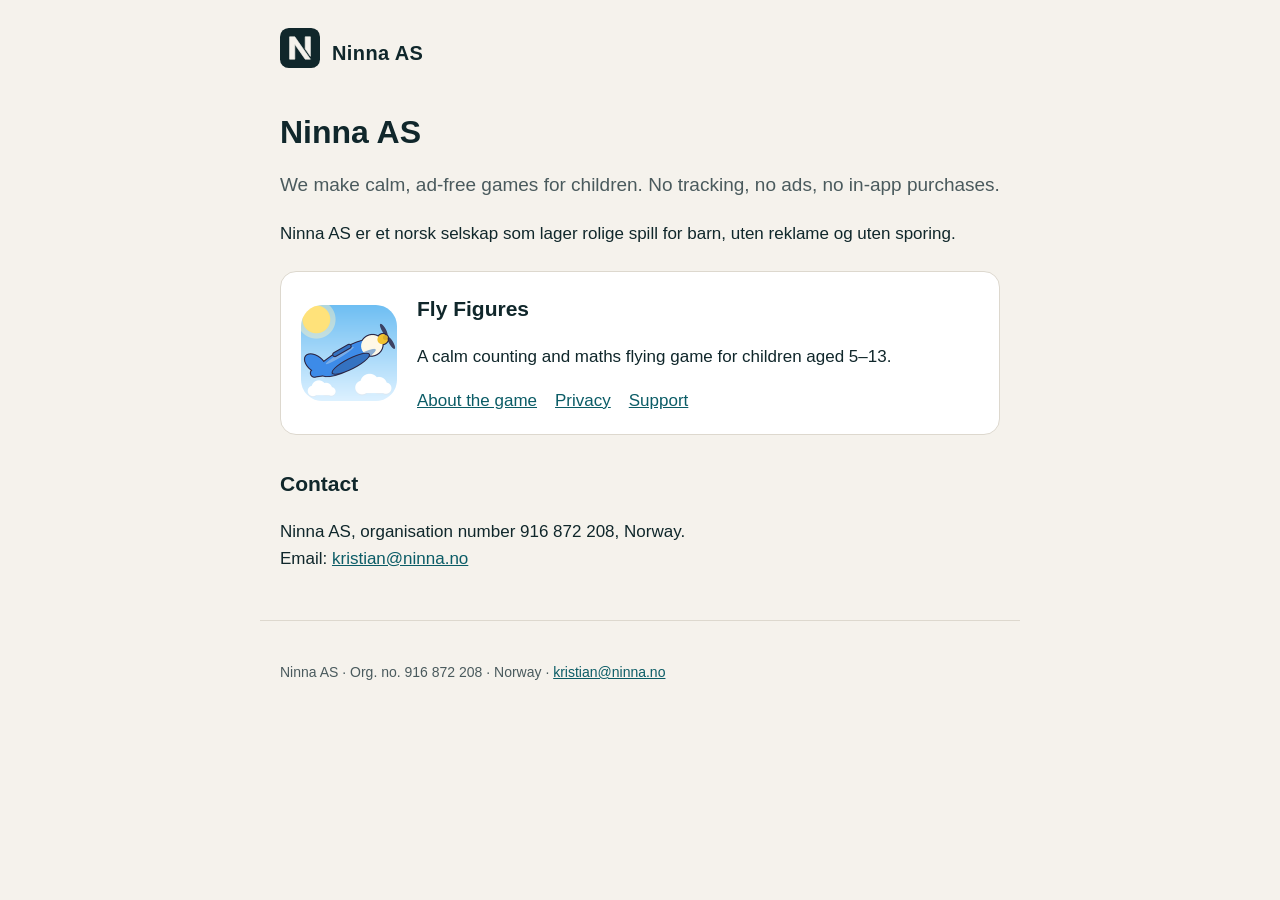
<file: index.html>
<!doctype html><html lang="en"><head><meta charset="utf-8"><meta name="viewport" content="width=device-width,initial-scale=1"><link rel="icon" href="/favicon.ico"><link rel="apple-touch-icon" href="/apple-touch-icon.png"><link rel="stylesheet" href="/style.css"><title>Ninna AS</title><meta name="description" content="Ninna AS makes calm, ad-free games for children."></head><body>
<header><a href="/"><img src="/img/ninna-ikon.svg" alt=""></a><a href="/">Ninna AS</a></header>
<main>
<h1>Ninna AS</h1>
<p class="lede">We make calm, ad-free games for children. No tracking, no ads, no in-app purchases.</p>
<p lang="no">Ninna AS er et norsk selskap som lager rolige spill for barn, uten reklame og uten sporing.</p>
<div class="kort"><img src="/img/fly-figures-192.png" alt="Fly Figures app icon"><div><h2>Fly Figures</h2><p>A calm counting and maths flying game for children aged 5–13.</p><nav class="under"><a href="/fly-figures/">About the game</a><a href="/fly-figures/privacy/">Privacy</a><a href="/fly-figures/support/">Support</a></nav></div></div>
<h2>Contact</h2>
<p>Ninna AS, organisation number 916 872 208, Norway.<br>Email: <a href="mailto:kristian@ninna.no">kristian@ninna.no</a></p>
</main>
<footer>Ninna AS · Org. no. 916 872 208 · Norway · <a href="mailto:kristian@ninna.no">kristian@ninna.no</a></footer>
</body></html>
</file>
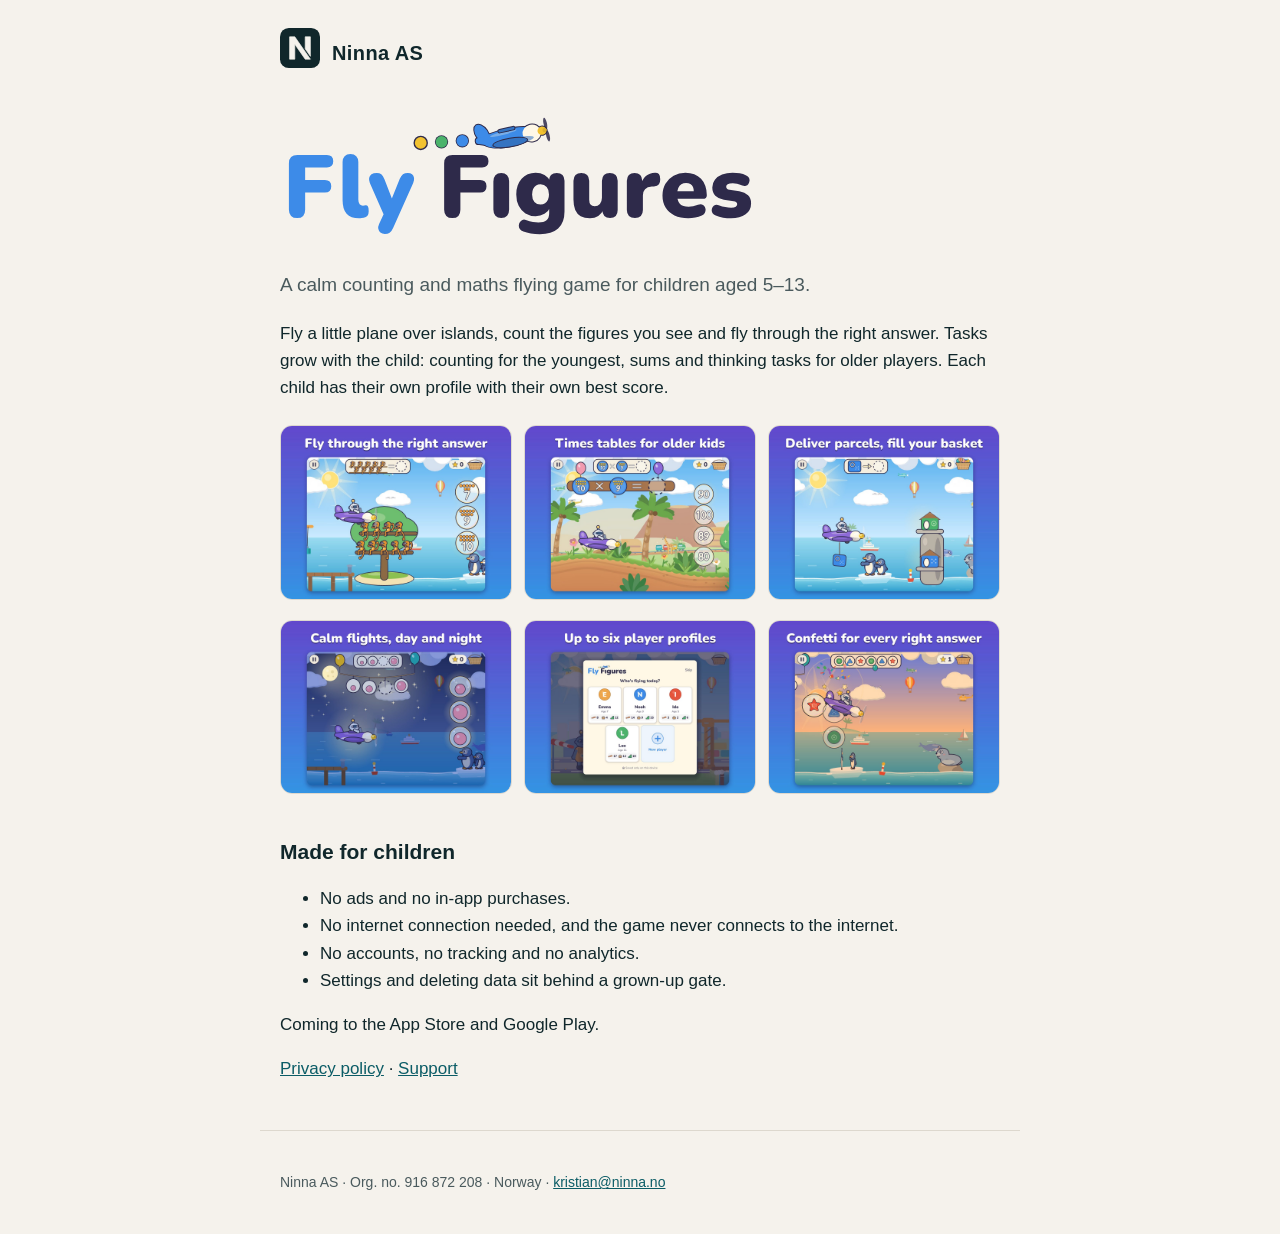
<file: fly-figures/index.html>
<!doctype html><html lang="en"><head><meta charset="utf-8"><meta name="viewport" content="width=device-width,initial-scale=1"><link rel="icon" href="/favicon.ico"><link rel="apple-touch-icon" href="/apple-touch-icon.png"><link rel="stylesheet" href="/style.css"><title>Fly Figures</title><meta name="description" content="Fly Figures: a calm counting and maths flying game for children aged 5–13. No ads, no tracking, works offline."></head><body>
<header><a href="/"><img src="/img/ninna-ikon.svg" alt=""></a><a href="/">Ninna AS</a></header>
<main>
<div class="app-topp"><picture><source srcset="/img/logo/fly-figures-kveld.svg" media="(prefers-color-scheme: dark)"><img class="logo" src="/img/logo/fly-figures-lys.svg" alt="Fly Figures" width="480"></picture></div>
<h1 class="skjult">Fly Figures</h1>
<p class="lede">A calm counting and maths flying game for children aged 5–13.</p>
<p>Fly a little plane over islands, count the figures you see and fly through the right answer. Tasks grow with the child: counting for the youngest, sums and thinking tasks for older players. Each child has their own profile with their own best score.</p>
<div class="galleri">
<a href="/img/skjermbilder/01.jpg"><img src="/img/skjermbilder/01.jpg" alt="Counting monkeys in a tree and flying through the right answer" loading="lazy" width="1200" height="900"></a>
<a href="/img/skjermbilder/02.jpg"><img src="/img/skjermbilder/02.jpg" alt="A times-table task for older children" loading="lazy" width="1200" height="900"></a>
<a href="/img/skjermbilder/03.jpg"><img src="/img/skjermbilder/03.jpg" alt="Delivering a parcel to the house with the same colour" loading="lazy" width="1200" height="900"></a>
<a href="/img/skjermbilder/04.jpg"><img src="/img/skjermbilder/04.jpg" alt="A calm night flight with a sorting task" loading="lazy" width="1200" height="900"></a>
<a href="/img/skjermbilder/05.jpg"><img src="/img/skjermbilder/05.jpg" alt="Player profiles with personal best scores" loading="lazy" width="1200" height="900"></a>
<a href="/img/skjermbilder/06.jpg"><img src="/img/skjermbilder/06.jpg" alt="Confetti after a right answer at sunset" loading="lazy" width="1200" height="900"></a>
</div>
<h2>Made for children</h2>
<ul>
<li>No ads and no in-app purchases.</li>
<li>No internet connection needed, and the game never connects to the internet.</li>
<li>No accounts, no tracking and no analytics.</li>
<li>Settings and deleting data sit behind a grown-up gate.</li>
</ul>
<p>Coming to the App Store and Google Play.</p>
<p><a href="/fly-figures/privacy/">Privacy policy</a> · <a href="/fly-figures/support/">Support</a></p>
</main>
<footer>Ninna AS · Org. no. 916 872 208 · Norway · <a href="mailto:kristian@ninna.no">kristian@ninna.no</a></footer>
</body></html>
</file>
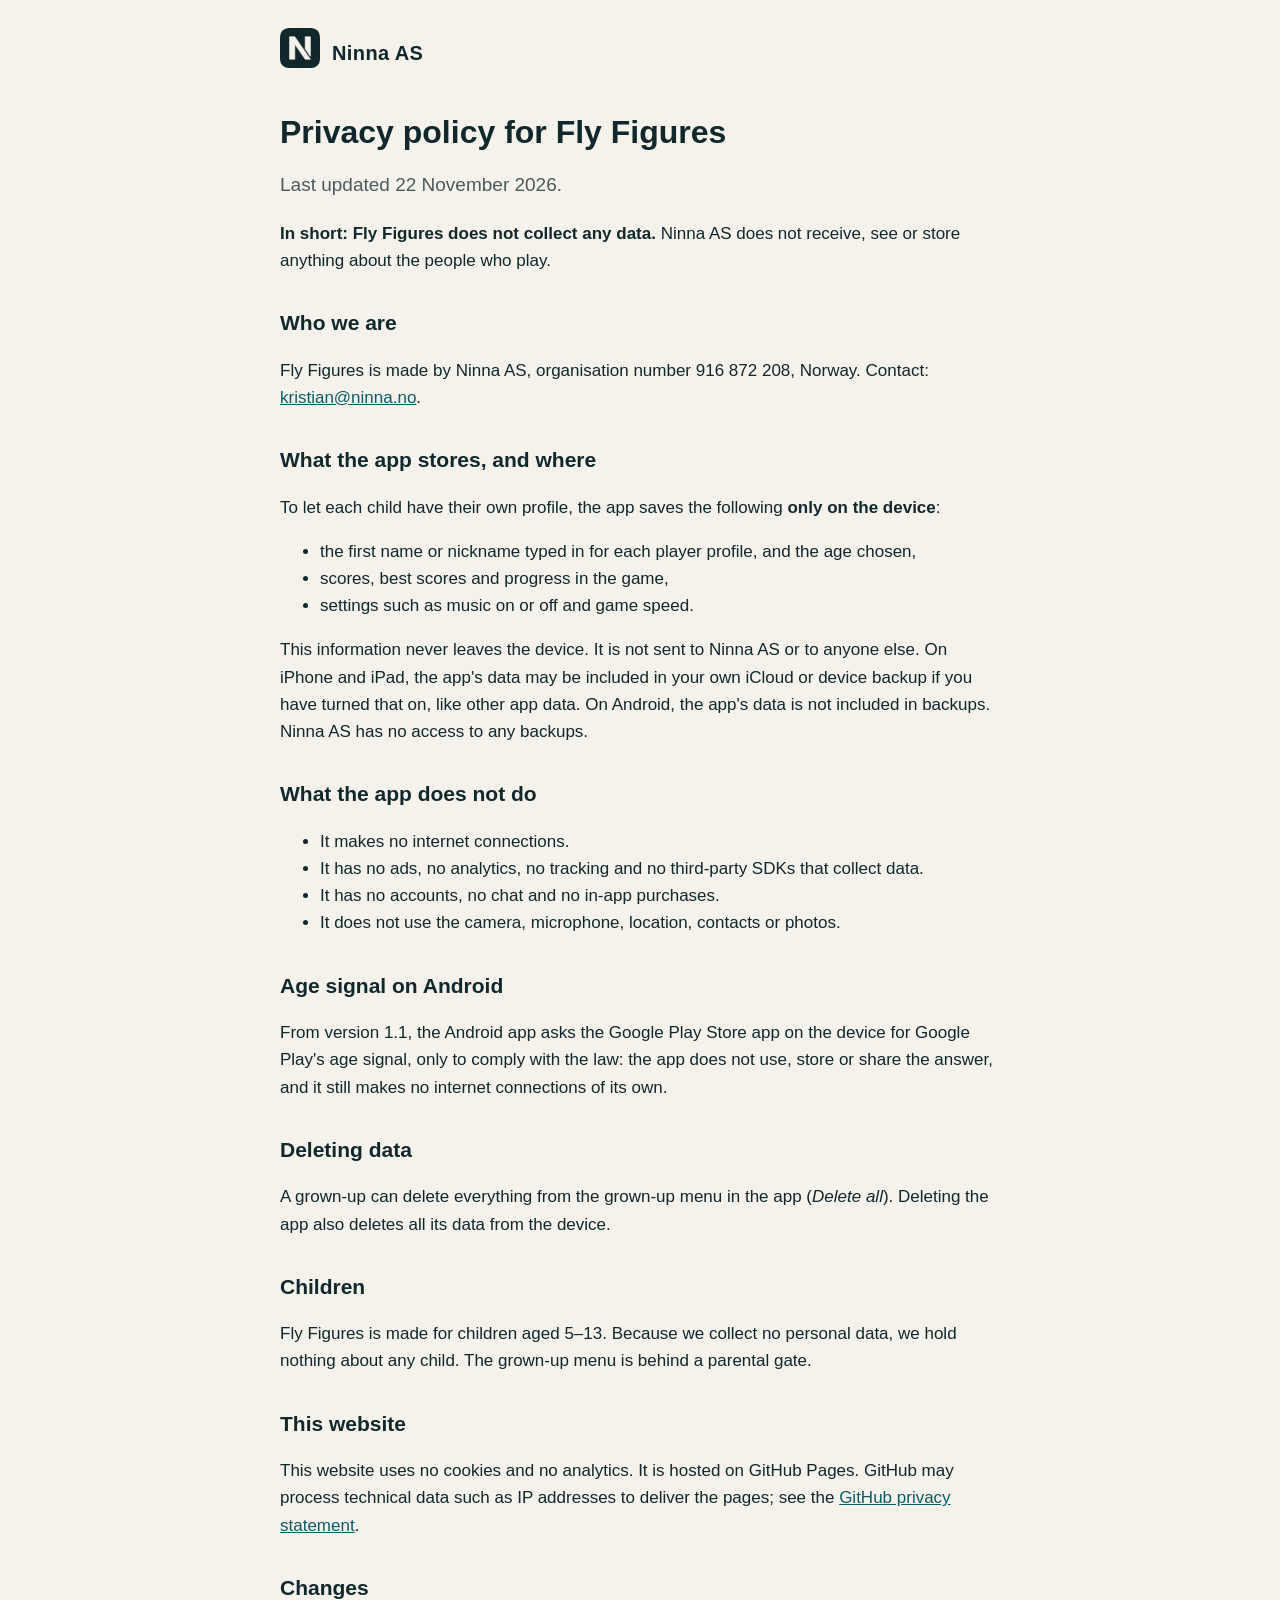
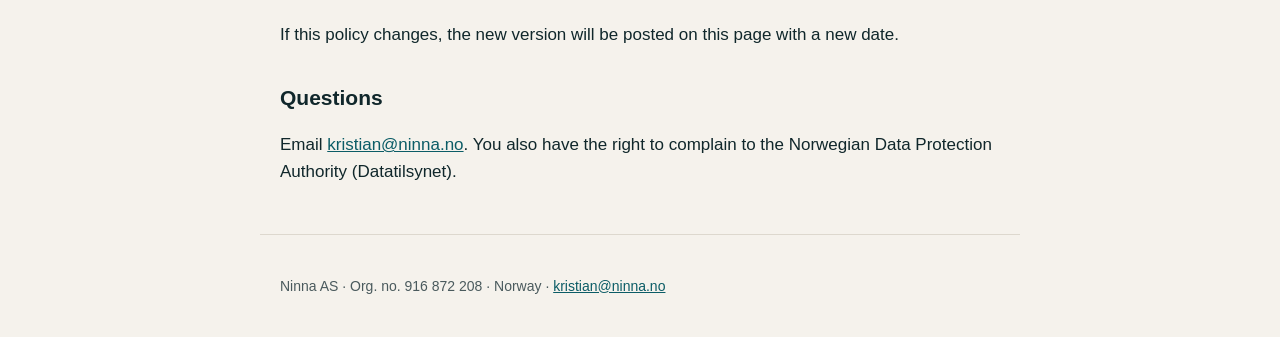
<file: fly-figures/privacy/index.html>
<!doctype html><html lang="en"><head><meta charset="utf-8"><meta name="viewport" content="width=device-width,initial-scale=1"><link rel="icon" href="/favicon.ico"><link rel="apple-touch-icon" href="/apple-touch-icon.png"><link rel="stylesheet" href="/style.css"><title>Fly Figures privacy policy</title><meta name="description" content="Privacy policy for Fly Figures by Ninna AS."></head><body>
<header><a href="/"><img src="/img/ninna-ikon.svg" alt=""></a><a href="/">Ninna AS</a></header>
<main>
<h1>Privacy policy for Fly Figures</h1>
<p class="lede">Last updated 22 November 2026.</p>
<p><strong>In short: Fly Figures does not collect any data.</strong> Ninna AS does not receive, see or store anything about the people who play.</p>
<h2>Who we are</h2>
<p>Fly Figures is made by Ninna AS, organisation number 916 872 208, Norway. Contact: <a href="mailto:kristian@ninna.no">kristian@ninna.no</a>.</p>
<h2>What the app stores, and where</h2>
<p>To let each child have their own profile, the app saves the following <strong>only on the device</strong>:</p>
<ul>
<li>the first name or nickname typed in for each player profile, and the age chosen,</li>
<li>scores, best scores and progress in the game,</li>
<li>settings such as music on or off and game speed.</li>
</ul>
<p>This information never leaves the device. It is not sent to Ninna AS or to anyone else. On iPhone and iPad, the app's data may be included in your own iCloud or device backup if you have turned that on, like other app data. On Android, the app's data is not included in backups. Ninna AS has no access to any backups.</p>
<h2>What the app does not do</h2>
<ul>
<li>It makes no internet connections.</li>
<li>It has no ads, no analytics, no tracking and no third-party SDKs that collect data.</li>
<li>It has no accounts, no chat and no in-app purchases.</li>
<li>It does not use the camera, microphone, location, contacts or photos.</li>
</ul>
<h2>Age signal on Android</h2>
<p>From version 1.1, the Android app asks the Google Play Store app on the device for Google Play's age signal, only to comply with the law: the app does not use, store or share the answer, and it still makes no internet connections of its own.</p>
<h2>Deleting data</h2>
<p>A grown-up can delete everything from the grown-up menu in the app (<em>Delete all</em>). Deleting the app also deletes all its data from the device.</p>
<h2>Children</h2>
<p>Fly Figures is made for children aged 5–13. Because we collect no personal data, we hold nothing about any child. The grown-up menu is behind a parental gate.</p>
<h2>This website</h2>
<p>This website uses no cookies and no analytics. It is hosted on GitHub Pages. GitHub may process technical data such as IP addresses to deliver the pages; see the <a href="https://docs.github.com/en/site-policy/privacy-policies/github-general-privacy-statement">GitHub privacy statement</a>.</p>
<h2>Changes</h2>
<p>If this policy changes, the new version will be posted on this page with a new date.</p>
<h2>Questions</h2>
<p>Email <a href="mailto:kristian@ninna.no">kristian@ninna.no</a>. You also have the right to complain to the Norwegian Data Protection Authority (Datatilsynet).</p>
</main>
<footer>Ninna AS · Org. no. 916 872 208 · Norway · <a href="mailto:kristian@ninna.no">kristian@ninna.no</a></footer>
</body></html>
</file>
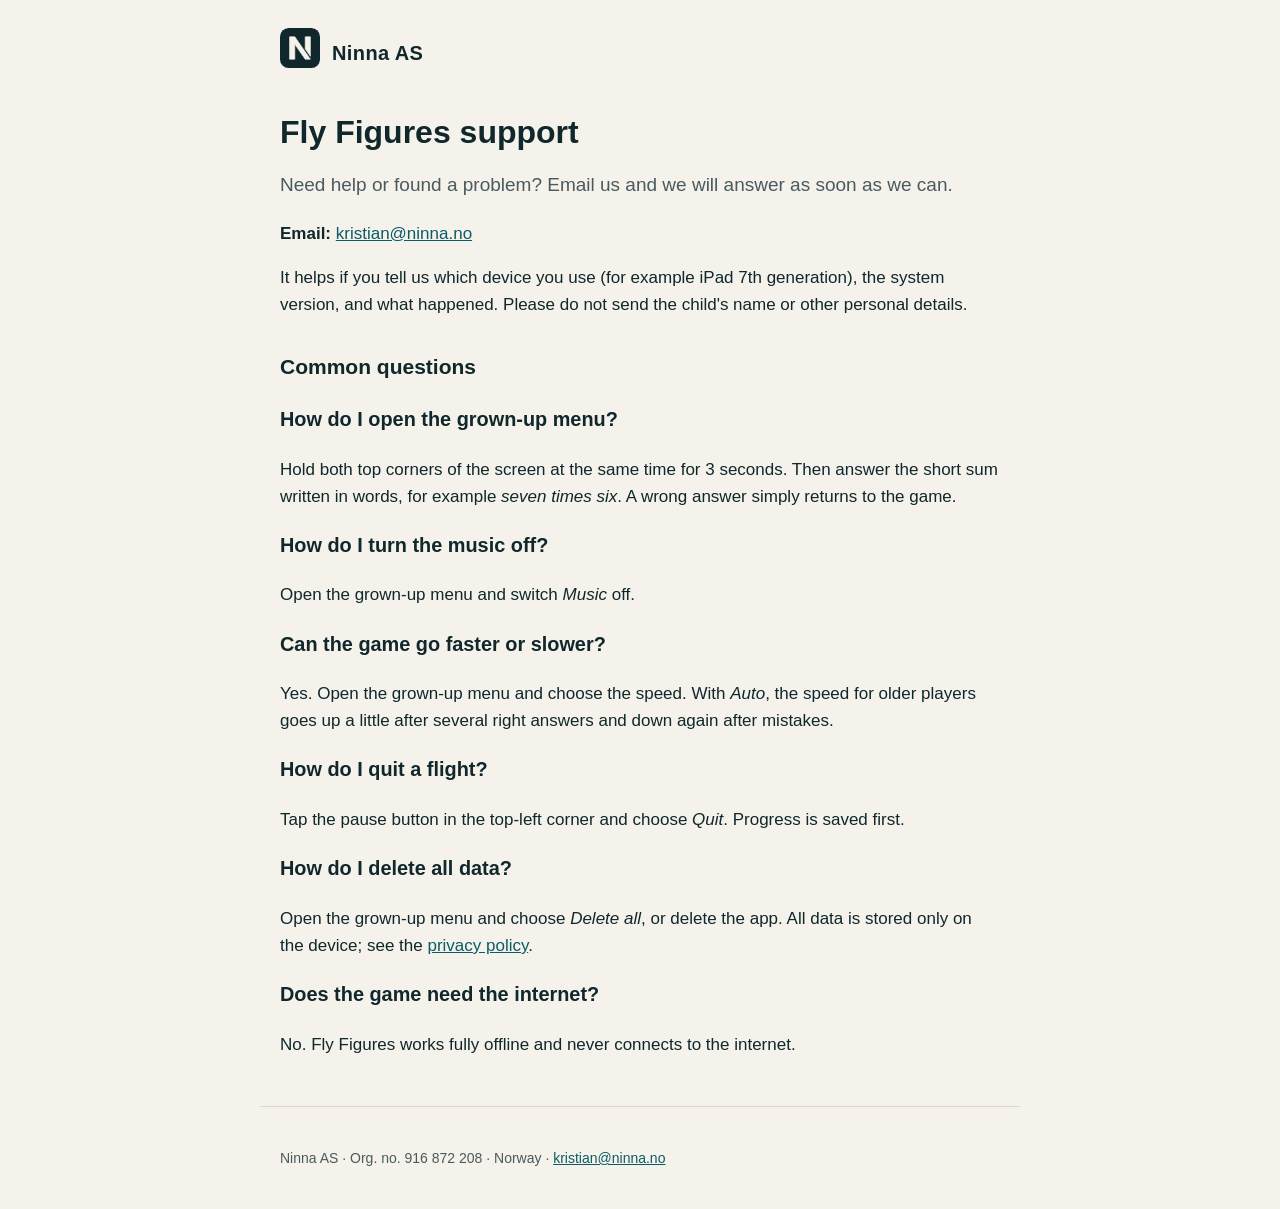
<file: fly-figures/support/index.html>
<!doctype html><html lang="en"><head><meta charset="utf-8"><meta name="viewport" content="width=device-width,initial-scale=1"><link rel="icon" href="/favicon.ico"><link rel="apple-touch-icon" href="/apple-touch-icon.png"><link rel="stylesheet" href="/style.css"><title>Fly Figures support</title><meta name="description" content="Help and contact for Fly Figures by Ninna AS."></head><body>
<header><a href="/"><img src="/img/ninna-ikon.svg" alt=""></a><a href="/">Ninna AS</a></header>
<main>
<h1>Fly Figures support</h1>
<p class="lede">Need help or found a problem? Email us and we will answer as soon as we can.</p>
<p><strong>Email:</strong> <a href="mailto:kristian@ninna.no?subject=Fly%20Figures%20support">kristian@ninna.no</a></p>
<p>It helps if you tell us which device you use (for example iPad 7th generation), the system version, and what happened. Please do not send the child's name or other personal details.</p>
<h2>Common questions</h2>
<h3>How do I open the grown-up menu?</h3>
<p>Hold both top corners of the screen at the same time for 3 seconds. Then answer the short sum written in words, for example <em>seven times six</em>. A wrong answer simply returns to the game.</p>
<h3>How do I turn the music off?</h3>
<p>Open the grown-up menu and switch <em>Music</em> off.</p>
<h3>Can the game go faster or slower?</h3>
<p>Yes. Open the grown-up menu and choose the speed. With <em>Auto</em>, the speed for older players goes up a little after several right answers and down again after mistakes.</p>
<h3>How do I quit a flight?</h3>
<p>Tap the pause button in the top-left corner and choose <em>Quit</em>. Progress is saved first.</p>
<h3>How do I delete all data?</h3>
<p>Open the grown-up menu and choose <em>Delete all</em>, or delete the app. All data is stored only on the device; see the <a href="/fly-figures/privacy/">privacy policy</a>.</p>
<h3>Does the game need the internet?</h3>
<p>No. Fly Figures works fully offline and never connects to the internet.</p>
</main>
<footer>Ninna AS · Org. no. 916 872 208 · Norway · <a href="mailto:kristian@ninna.no">kristian@ninna.no</a></footer>
</body></html>
</file>
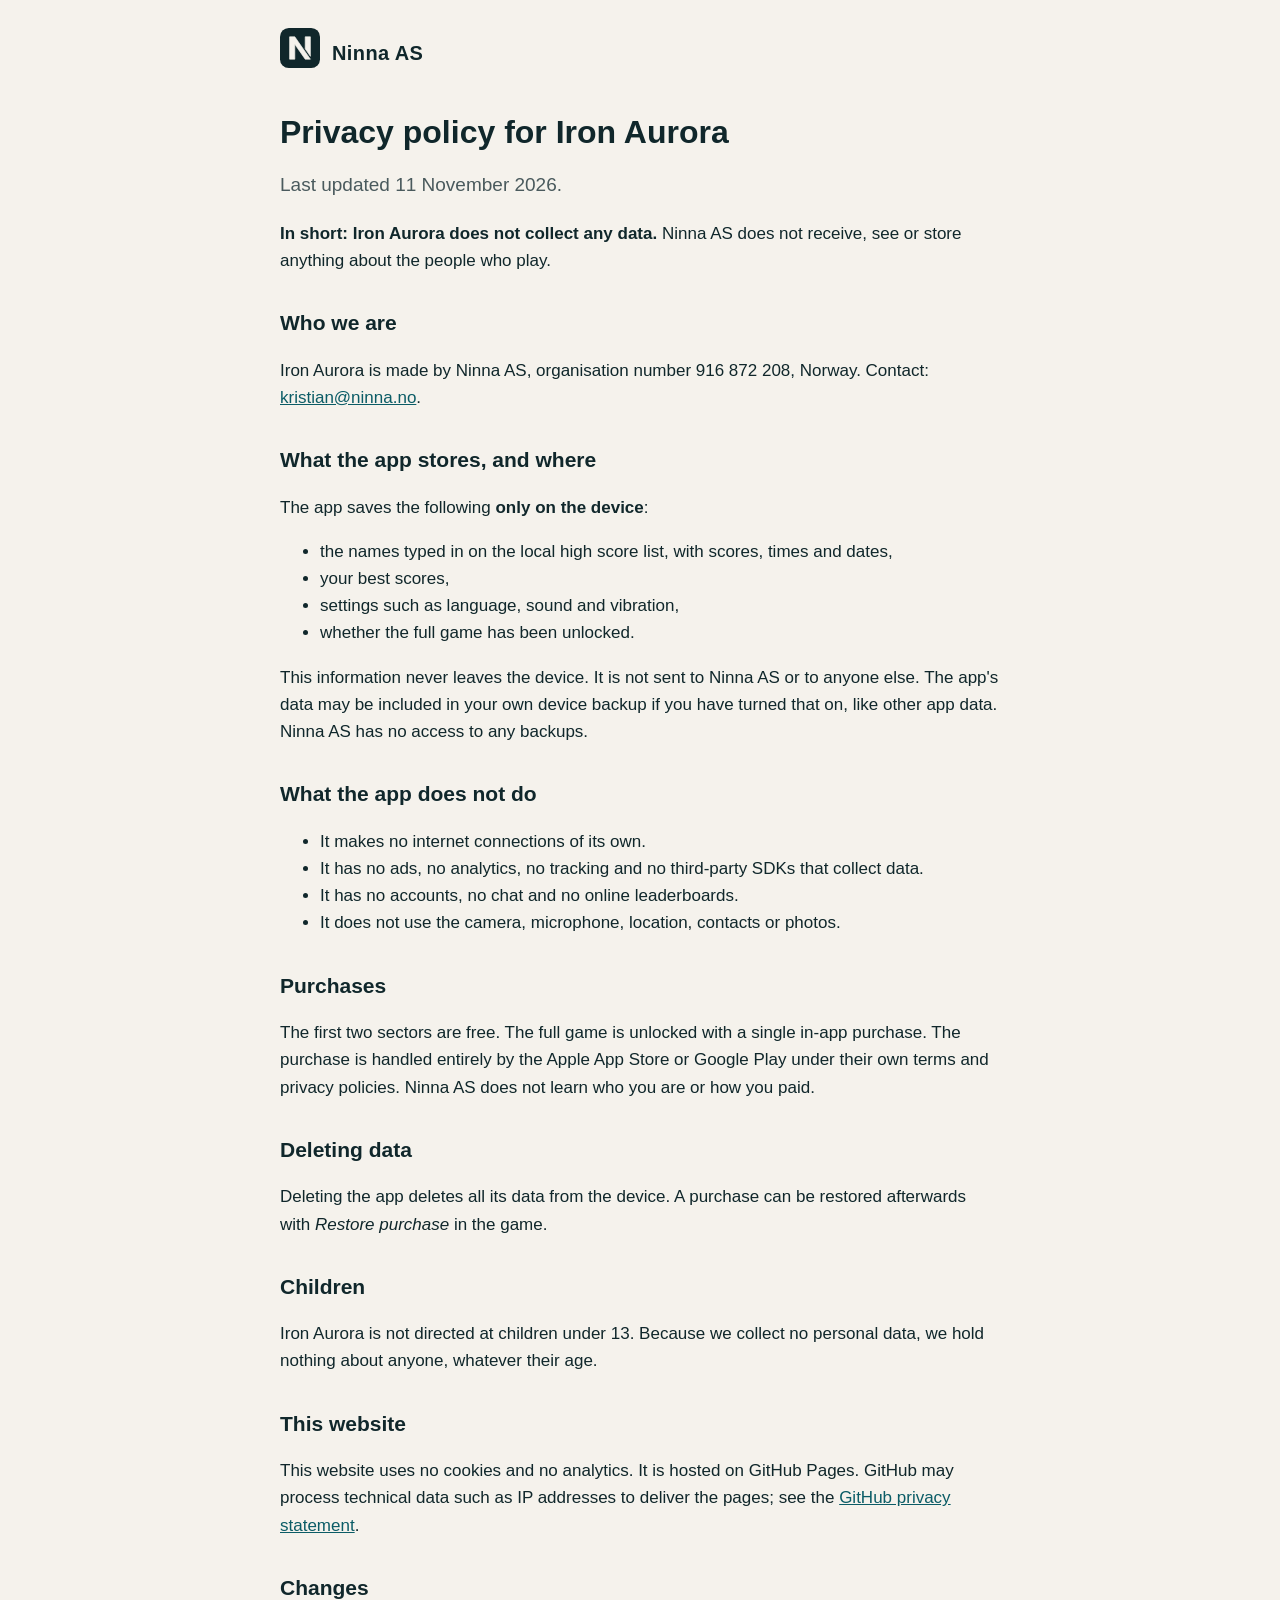
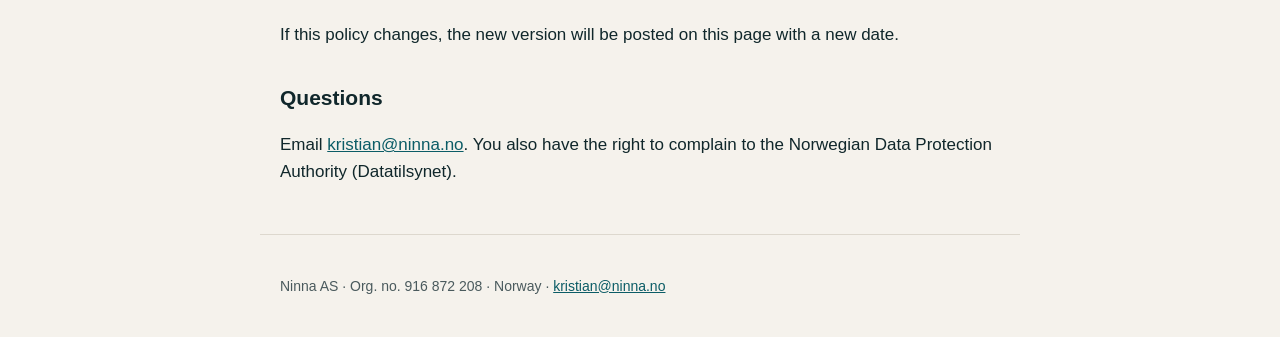
<file: iron-aurora/privacy/index.html>
<!doctype html><html lang="en"><head><meta charset="utf-8"><meta name="viewport" content="width=device-width,initial-scale=1"><link rel="icon" href="/favicon.ico"><link rel="apple-touch-icon" href="/apple-touch-icon.png"><link rel="stylesheet" href="/style.css"><title>Iron Aurora privacy policy</title><meta name="description" content="Privacy policy for Iron Aurora by Ninna AS."></head><body>
<header><a href="/"><img src="/img/ninna-ikon.svg" alt=""></a><a href="/">Ninna AS</a></header>
<main>
<h1>Privacy policy for Iron Aurora</h1>
<p class="lede">Last updated 11 November 2026.</p>
<p><strong>In short: Iron Aurora does not collect any data.</strong> Ninna AS does not receive, see or store anything about the people who play.</p>
<h2>Who we are</h2>
<p>Iron Aurora is made by Ninna AS, organisation number 916 872 208, Norway. Contact: <a href="mailto:kristian@ninna.no">kristian@ninna.no</a>.</p>
<h2>What the app stores, and where</h2>
<p>The app saves the following <strong>only on the device</strong>:</p>
<ul>
<li>the names typed in on the local high score list, with scores, times and dates,</li>
<li>your best scores,</li>
<li>settings such as language, sound and vibration,</li>
<li>whether the full game has been unlocked.</li>
</ul>
<p>This information never leaves the device. It is not sent to Ninna AS or to anyone else. The app's data may be included in your own device backup if you have turned that on, like other app data. Ninna AS has no access to any backups.</p>
<h2>What the app does not do</h2>
<ul>
<li>It makes no internet connections of its own.</li>
<li>It has no ads, no analytics, no tracking and no third-party SDKs that collect data.</li>
<li>It has no accounts, no chat and no online leaderboards.</li>
<li>It does not use the camera, microphone, location, contacts or photos.</li>
</ul>
<h2>Purchases</h2>
<p>The first two sectors are free. The full game is unlocked with a single in-app purchase. The purchase is handled entirely by the Apple App Store or Google Play under their own terms and privacy policies. Ninna AS does not learn who you are or how you paid.</p>
<h2>Deleting data</h2>
<p>Deleting the app deletes all its data from the device. A purchase can be restored afterwards with <em>Restore purchase</em> in the game.</p>
<h2>Children</h2>
<p>Iron Aurora is not directed at children under 13. Because we collect no personal data, we hold nothing about anyone, whatever their age.</p>
<h2>This website</h2>
<p>This website uses no cookies and no analytics. It is hosted on GitHub Pages. GitHub may process technical data such as IP addresses to deliver the pages; see the <a href="https://docs.github.com/en/site-policy/privacy-policies/github-general-privacy-statement">GitHub privacy statement</a>.</p>
<h2>Changes</h2>
<p>If this policy changes, the new version will be posted on this page with a new date.</p>
<h2>Questions</h2>
<p>Email <a href="mailto:kristian@ninna.no">kristian@ninna.no</a>. You also have the right to complain to the Norwegian Data Protection Authority (Datatilsynet).</p>
</main>
<footer>Ninna AS · Org. no. 916 872 208 · Norway · <a href="mailto:kristian@ninna.no">kristian@ninna.no</a></footer>
</body></html>
</file>
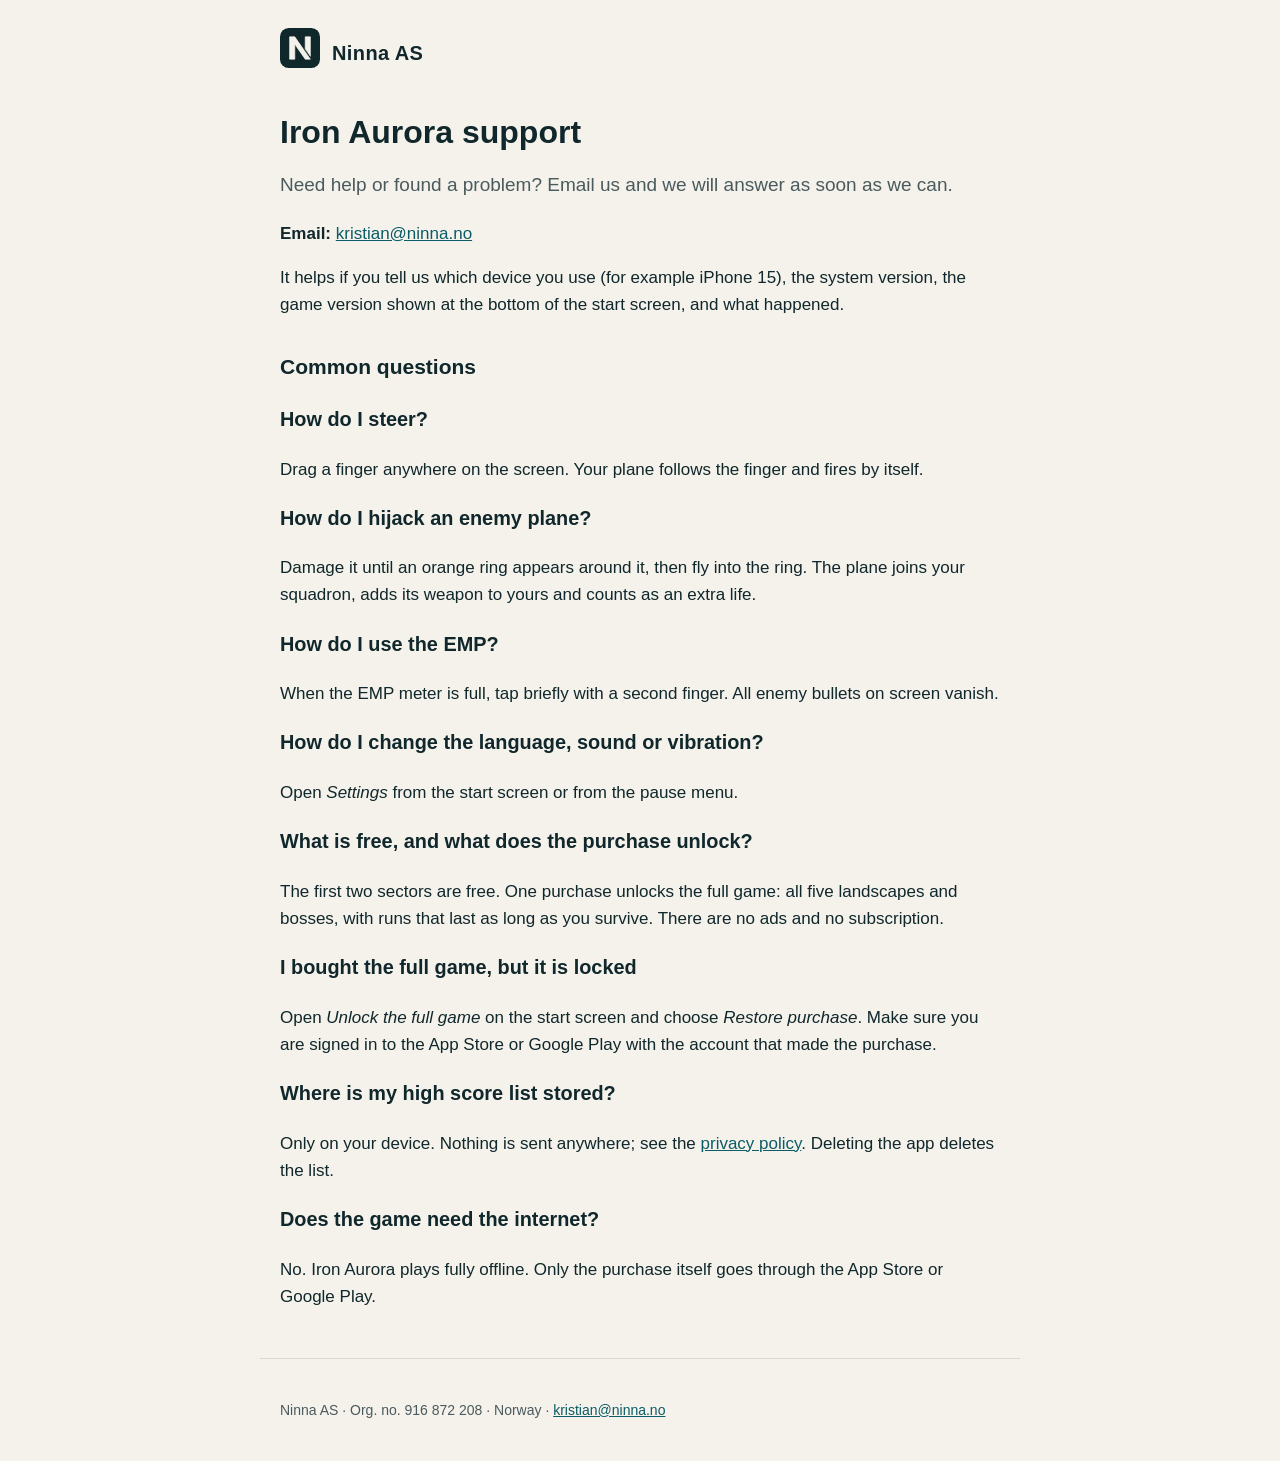
<file: iron-aurora/support/index.html>
<!doctype html><html lang="en"><head><meta charset="utf-8"><meta name="viewport" content="width=device-width,initial-scale=1"><link rel="icon" href="/favicon.ico"><link rel="apple-touch-icon" href="/apple-touch-icon.png"><link rel="stylesheet" href="/style.css"><title>Iron Aurora support</title><meta name="description" content="Help and contact for Iron Aurora by Ninna AS."></head><body>
<header><a href="/"><img src="/img/ninna-ikon.svg" alt=""></a><a href="/">Ninna AS</a></header>
<main>
<h1>Iron Aurora support</h1>
<p class="lede">Need help or found a problem? Email us and we will answer as soon as we can.</p>
<p><strong>Email:</strong> <a href="mailto:kristian@ninna.no?subject=Iron%20Aurora%20support">kristian@ninna.no</a></p>
<p>It helps if you tell us which device you use (for example iPhone 15), the system version, the game version shown at the bottom of the start screen, and what happened.</p>
<h2>Common questions</h2>
<h3>How do I steer?</h3>
<p>Drag a finger anywhere on the screen. Your plane follows the finger and fires by itself.</p>
<h3>How do I hijack an enemy plane?</h3>
<p>Damage it until an orange ring appears around it, then fly into the ring. The plane joins your squadron, adds its weapon to yours and counts as an extra life.</p>
<h3>How do I use the EMP?</h3>
<p>When the EMP meter is full, tap briefly with a second finger. All enemy bullets on screen vanish.</p>
<h3>How do I change the language, sound or vibration?</h3>
<p>Open <em>Settings</em> from the start screen or from the pause menu.</p>
<h3>What is free, and what does the purchase unlock?</h3>
<p>The first two sectors are free. One purchase unlocks the full game: all five landscapes and bosses, with runs that last as long as you survive. There are no ads and no subscription.</p>
<h3>I bought the full game, but it is locked</h3>
<p>Open <em>Unlock the full game</em> on the start screen and choose <em>Restore purchase</em>. Make sure you are signed in to the App Store or Google Play with the account that made the purchase.</p>
<h3>Where is my high score list stored?</h3>
<p>Only on your device. Nothing is sent anywhere; see the <a href="/iron-aurora/privacy/">privacy policy</a>. Deleting the app deletes the list.</p>
<h3>Does the game need the internet?</h3>
<p>No. Iron Aurora plays fully offline. Only the purchase itself goes through the App Store or Google Play.</p>
</main>
<footer>Ninna AS · Org. no. 916 872 208 · Norway · <a href="mailto:kristian@ninna.no">kristian@ninna.no</a></footer>
</body></html>
</file>
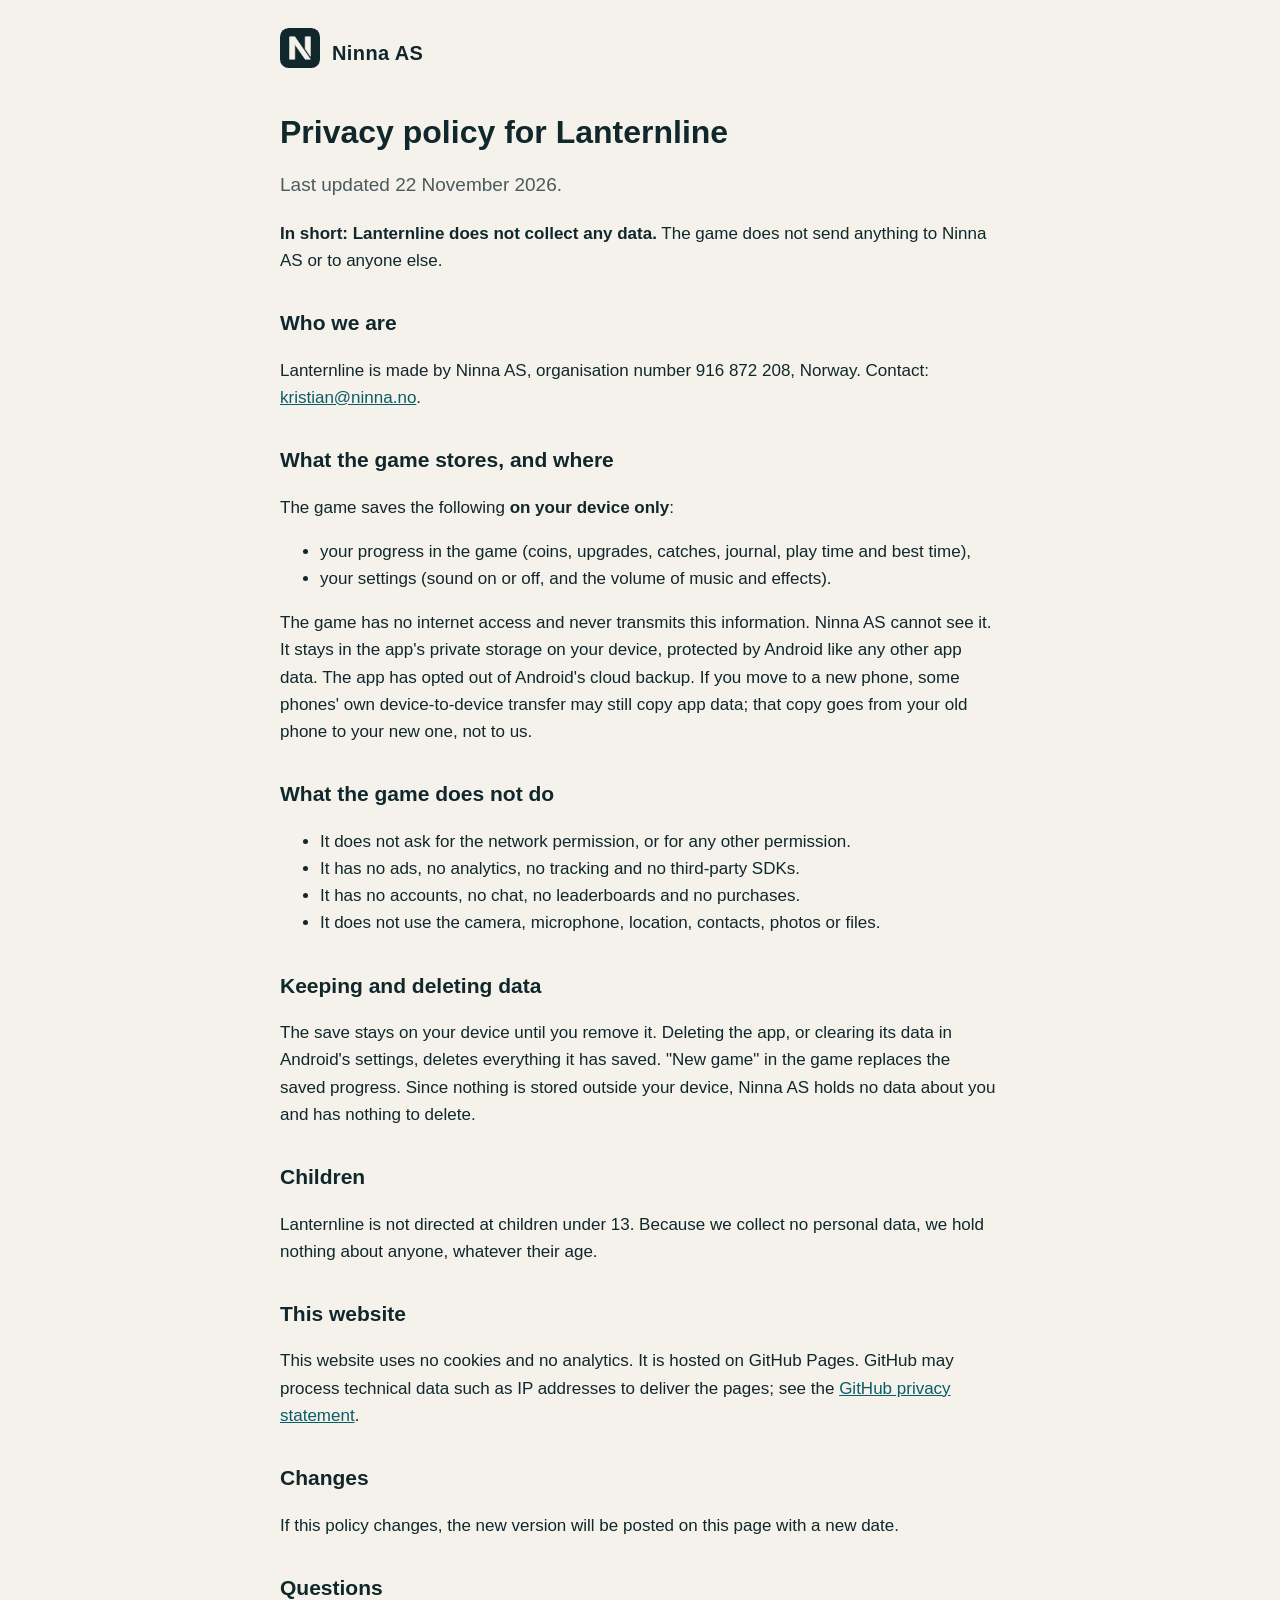
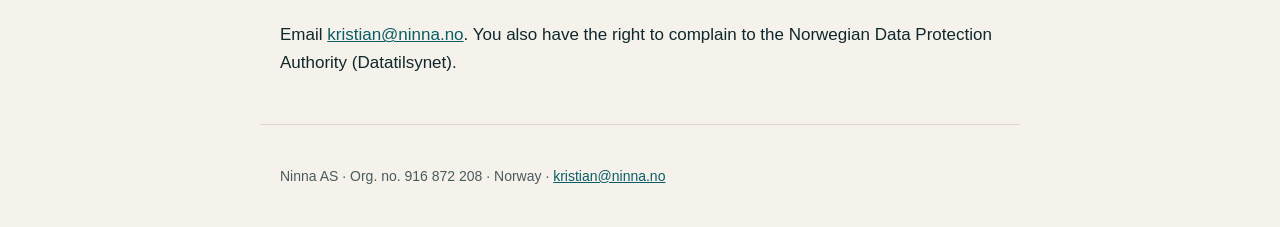
<file: lanternline/privacy/index.html>
<!doctype html><html lang="en"><head><meta charset="utf-8"><meta name="viewport" content="width=device-width,initial-scale=1"><link rel="icon" href="/favicon.ico"><link rel="apple-touch-icon" href="/apple-touch-icon.png"><link rel="stylesheet" href="/style.css"><title>Lanternline privacy policy</title><meta name="description" content="Privacy policy for Lanternline by Ninna AS."></head><body>
<header><a href="/"><img src="/img/ninna-ikon.svg" alt=""></a><a href="/">Ninna AS</a></header>
<main>
<h1>Privacy policy for Lanternline</h1>
<p class="lede">Last updated 22 November 2026.</p>
<p><strong>In short: Lanternline does not collect any data.</strong> The game does not send anything to Ninna AS or to anyone else.</p>
<h2>Who we are</h2>
<p>Lanternline is made by Ninna AS, organisation number 916 872 208, Norway. Contact: <a href="mailto:kristian@ninna.no">kristian@ninna.no</a>.</p>
<h2>What the game stores, and where</h2>
<p>The game saves the following <strong>on your device only</strong>:</p>
<ul>
<li>your progress in the game (coins, upgrades, catches, journal, play time and best time),</li>
<li>your settings (sound on or off, and the volume of music and effects).</li>
</ul>
<p>The game has no internet access and never transmits this information. Ninna AS cannot see it. It stays in the app's private storage on your device, protected by Android like any other app data. The app has opted out of Android's cloud backup. If you move to a new phone, some phones' own device-to-device transfer may still copy app data; that copy goes from your old phone to your new one, not to us.</p>
<h2>What the game does not do</h2>
<ul>
<li>It does not ask for the network permission, or for any other permission.</li>
<li>It has no ads, no analytics, no tracking and no third-party SDKs.</li>
<li>It has no accounts, no chat, no leaderboards and no purchases.</li>
<li>It does not use the camera, microphone, location, contacts, photos or files.</li>
</ul>
<h2>Keeping and deleting data</h2>
<p>The save stays on your device until you remove it. Deleting the app, or clearing its data in Android's settings, deletes everything it has saved. "New game" in the game replaces the saved progress. Since nothing is stored outside your device, Ninna AS holds no data about you and has nothing to delete.</p>
<h2>Children</h2>
<p>Lanternline is not directed at children under 13. Because we collect no personal data, we hold nothing about anyone, whatever their age.</p>
<h2>This website</h2>
<p>This website uses no cookies and no analytics. It is hosted on GitHub Pages. GitHub may process technical data such as IP addresses to deliver the pages; see the <a href="https://docs.github.com/en/site-policy/privacy-policies/github-general-privacy-statement">GitHub privacy statement</a>.</p>
<h2>Changes</h2>
<p>If this policy changes, the new version will be posted on this page with a new date.</p>
<h2>Questions</h2>
<p>Email <a href="mailto:kristian@ninna.no">kristian@ninna.no</a>. You also have the right to complain to the Norwegian Data Protection Authority (Datatilsynet).</p>
</main>
<footer>Ninna AS · Org. no. 916 872 208 · Norway · <a href="mailto:kristian@ninna.no">kristian@ninna.no</a></footer>
</body></html>
</file>
<file: style.css>
:root{--blekk:#10272B;--papir:#F5F2EC;--bg:#F5F2EC;--fg:#10272B;--muted:#4a5a5d;--kort:#ffffff;--linje:#ddd8ce;--lenke:#0b5c66}
@media (prefers-color-scheme:dark){:root{--bg:#0d1f22;--fg:#F5F2EC;--muted:#b9c2c3;--kort:#132c30;--linje:#24474c;--lenke:#8fd3dc}}
*{box-sizing:border-box}
body{margin:0;background:var(--bg);color:var(--fg);font:17px/1.6 -apple-system,BlinkMacSystemFont,"Segoe UI",Roboto,Helvetica,Arial,sans-serif}
main,header,footer{max-width:760px;margin:0 auto;padding:0 20px}
header{display:flex;align-items:center;gap:12px;padding-top:28px;padding-bottom:8px}
header img{width:40px;height:40px}
header a{color:var(--fg);text-decoration:none;font-weight:700;font-size:20px;letter-spacing:.02em}
h1{font-size:32px;line-height:1.2;margin:28px 0 8px}
h2{font-size:21px;margin:32px 0 6px}
p,li{color:var(--fg)}
.lede{font-size:19px;color:var(--muted)}
a{color:var(--lenke)}
.kort{background:var(--kort);border:1px solid var(--linje);border-radius:16px;padding:20px;margin:24px 0;display:flex;gap:20px;align-items:center}
.kort img{width:96px;height:96px;border-radius:22%;flex:none}
.kort h2{margin-top:0}
nav.under a{margin-right:18px}
footer{color:var(--muted);font-size:14px;padding-top:40px;padding-bottom:40px;border-top:1px solid var(--linje);margin-top:48px}
.app-topp{display:flex;gap:20px;align-items:center;margin-top:24px}
.app-topp img{width:120px;height:120px;border-radius:22%}
@media (max-width:520px){.kort,.app-topp{flex-direction:column;align-items:flex-start}h1{font-size:27px}}
.app-topp .logo{width:min(480px,100%);height:auto;border-radius:0}
.skjult{position:absolute;width:1px;height:1px;overflow:hidden;clip:rect(0 0 0 0)}
.galleri{display:grid;grid-template-columns:repeat(auto-fill,minmax(220px,1fr));gap:12px;margin:24px 0}
.galleri img{width:100%;height:auto;border-radius:12px;border:1px solid var(--linje)}
</file>
